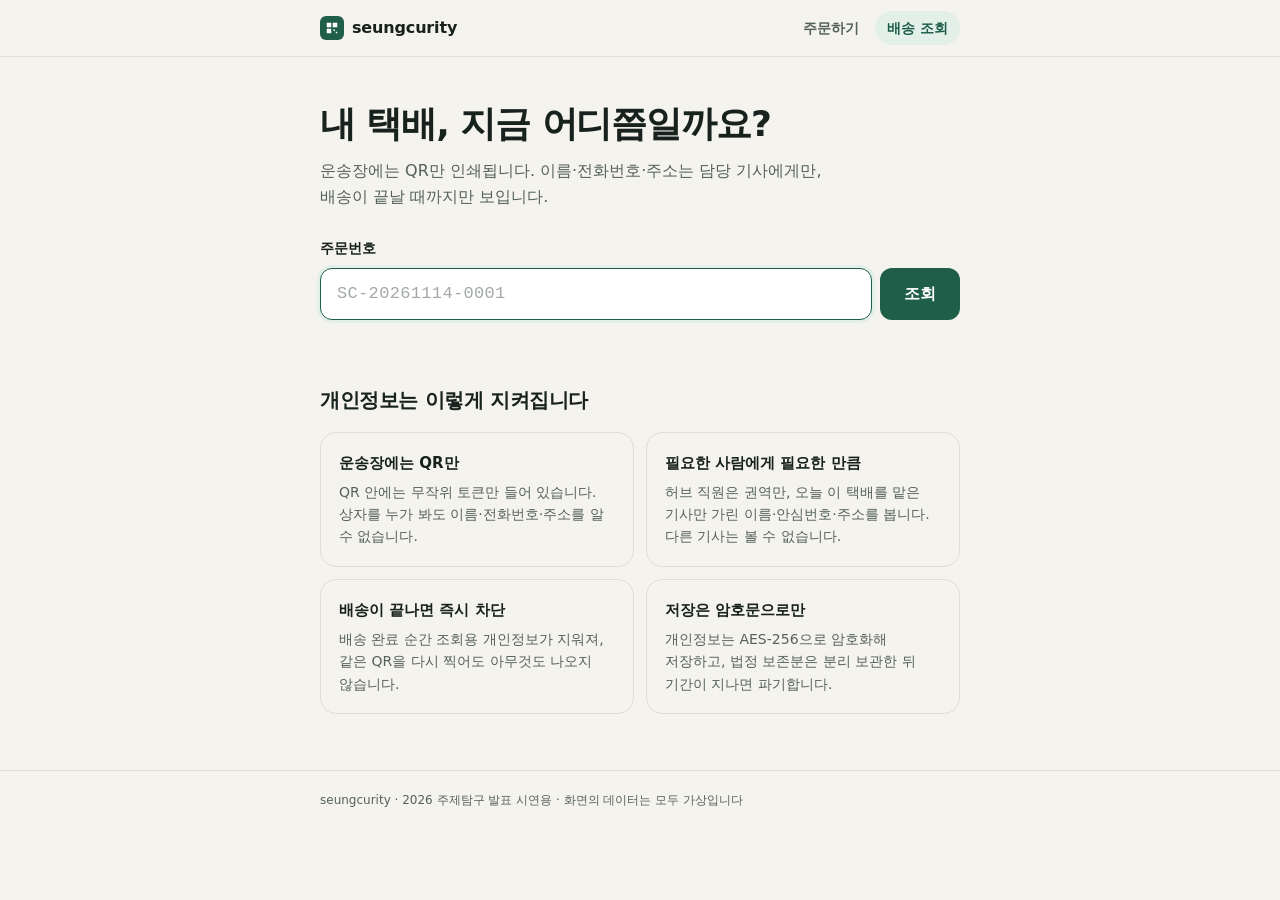
<file: web/index.html>
<!doctype html>
<html lang="ko">
<head>
<meta charset="utf-8">
<meta name="viewport" content="width=device-width, initial-scale=1">
<title>배송 조회 · seungcurity 안심 운송장</title>
<meta name="description" content="주문번호로 배송 상태와 내 개인정보가 어떻게 보호되고 있는지 확인합니다.">
<link rel="icon" href="data:image/svg+xml,%3Csvg xmlns='http://www.w3.org/2000/svg' viewBox='0 0 32 32'%3E%3Crect width='32' height='32' rx='8' fill='%231f5f4a'/%3E%3Cpath d='M9 9h6v6H9zM17 9h6v6h-6zM9 17h6v6H9zM18 18h2v2h-2zM21 21h2v2h-2z' fill='%23fff'/%3E%3C/svg%3E">
<link rel="stylesheet" href="style.css">
</head>
<body>
<header class="top">
  <div class="wrap top-in">
    <a class="brand" href="./">
      <svg class="brand-mark" viewBox="0 0 32 32" aria-hidden="true">
        <rect width="32" height="32" rx="8"/>
        <path d="M9 9h6v6H9zM17 9h6v6h-6zM9 17h6v6H9zM18 18h2v2h-2zM21 21h2v2h-2z"/>
      </svg>
      <span>seungcurity</span>
    </a>
    <nav class="nav" aria-label="메뉴">
      <a href="order.html">주문하기</a>
      <a href="./" aria-current="page">배송 조회</a>
    </nav>
  </div>
</header>

<main class="wrap">
  <section class="hero">
    <h1>내 택배, 지금 어디쯤일까요?</h1>
    <p class="lead">운송장에는 QR만 인쇄됩니다. 이름·전화번호·주소는 담당 기사에게만, 배송이 끝날 때까지만 보입니다.</p>

    <form id="search" class="search" autocomplete="off" novalidate>
      <label for="order-no">주문번호</label>
      <div class="search-row">
        <input id="order-no" name="order_no" type="text" inputmode="text" maxlength="20"
               placeholder="SC-20261114-0001" spellcheck="false" autocapitalize="characters" required>
        <button type="submit" id="submit">조회</button>
      </div>
      <p id="form-msg" class="form-msg" role="alert" hidden></p>
    </form>
  </section>

  <section id="result" class="result" hidden aria-live="polite">
    <div class="card">
      <div class="card-head">
        <div>
          <div class="eyebrow">주문번호</div>
          <div id="r-order-no" class="order-no"></div>
        </div>
        <span id="r-badge" class="badge"></span>
      </div>

      <ol id="steps" class="steps" aria-label="배송 단계">
        <li data-step="READY"><span class="dot"></span><span class="step-name">발송 준비</span></li>
        <li data-step="AT_HUB"><span class="dot"></span><span class="step-name">허브 도착</span></li>
        <li data-step="OUT_FOR_DELIVERY"><span class="dot"></span><span class="step-name">배송 중</span></li>
        <li data-step="DELIVERED"><span class="dot"></span><span class="step-name">배송 완료</span></li>
      </ol>

      <p id="r-desc" class="desc"></p>
      <p id="r-delivered" class="delivered" hidden>완료 시각 <time id="r-delivered-at"></time></p>
    </div>

    <div id="pii" class="card pii">
      <div class="pii-icon" aria-hidden="true">
        <svg id="pii-icon-open" viewBox="0 0 24 24"><path d="M12 3 4.5 6v5.5c0 4.4 3.1 8.2 7.5 9.5 4.4-1.3 7.5-5.1 7.5-9.5V6L12 3Z"/><path class="stroke" d="m8.8 12 2.3 2.3 4.2-4.5"/></svg>
        <svg id="pii-icon-locked" viewBox="0 0 24 24" hidden><rect x="5" y="10.5" width="14" height="10" rx="2.5"/><path class="stroke" d="M8.5 10.5V8a3.5 3.5 0 0 1 7 0v2.5"/></svg>
      </div>
      <div>
        <div class="eyebrow">내 개인정보</div>
        <h2 id="pii-title"></h2>
        <p id="pii-detail" class="pii-detail"></p>
      </div>
    </div>

    <p class="live"><span class="live-dot" id="live-dot"></span><span id="live-text"></span></p>
  </section>

  <section class="how">
    <h2>개인정보는 이렇게 지켜집니다</h2>
    <ul class="how-grid">
      <li>
        <h3>운송장에는 QR만</h3>
        <p>QR 안에는 무작위 토큰만 들어 있습니다. 상자를 누가 봐도 이름·전화번호·주소를 알 수 없습니다.</p>
      </li>
      <li>
        <h3>필요한 사람에게 필요한 만큼</h3>
        <p>허브 직원은 권역만, 오늘 이 택배를 맡은 기사만 가린 이름·안심번호·주소를 봅니다. 다른 기사는 볼 수 없습니다.</p>
      </li>
      <li>
        <h3>배송이 끝나면 즉시 차단</h3>
        <p>배송 완료 순간 조회용 개인정보가 지워져, 같은 QR을 다시 찍어도 아무것도 나오지 않습니다.</p>
      </li>
      <li>
        <h3>저장은 암호문으로만</h3>
        <p>개인정보는 AES-256으로 암호화해 저장하고, 법정 보존분은 분리 보관한 뒤 기간이 지나면 파기합니다.</p>
      </li>
    </ul>
  </section>
</main>

<footer class="foot">
  <div class="wrap">seungcurity · 2026 주제탐구 발표 시연용 · 화면의 데이터는 모두 가상입니다</div>
</footer>

<script src="app.js"></script>
</body>
</html>
</file>
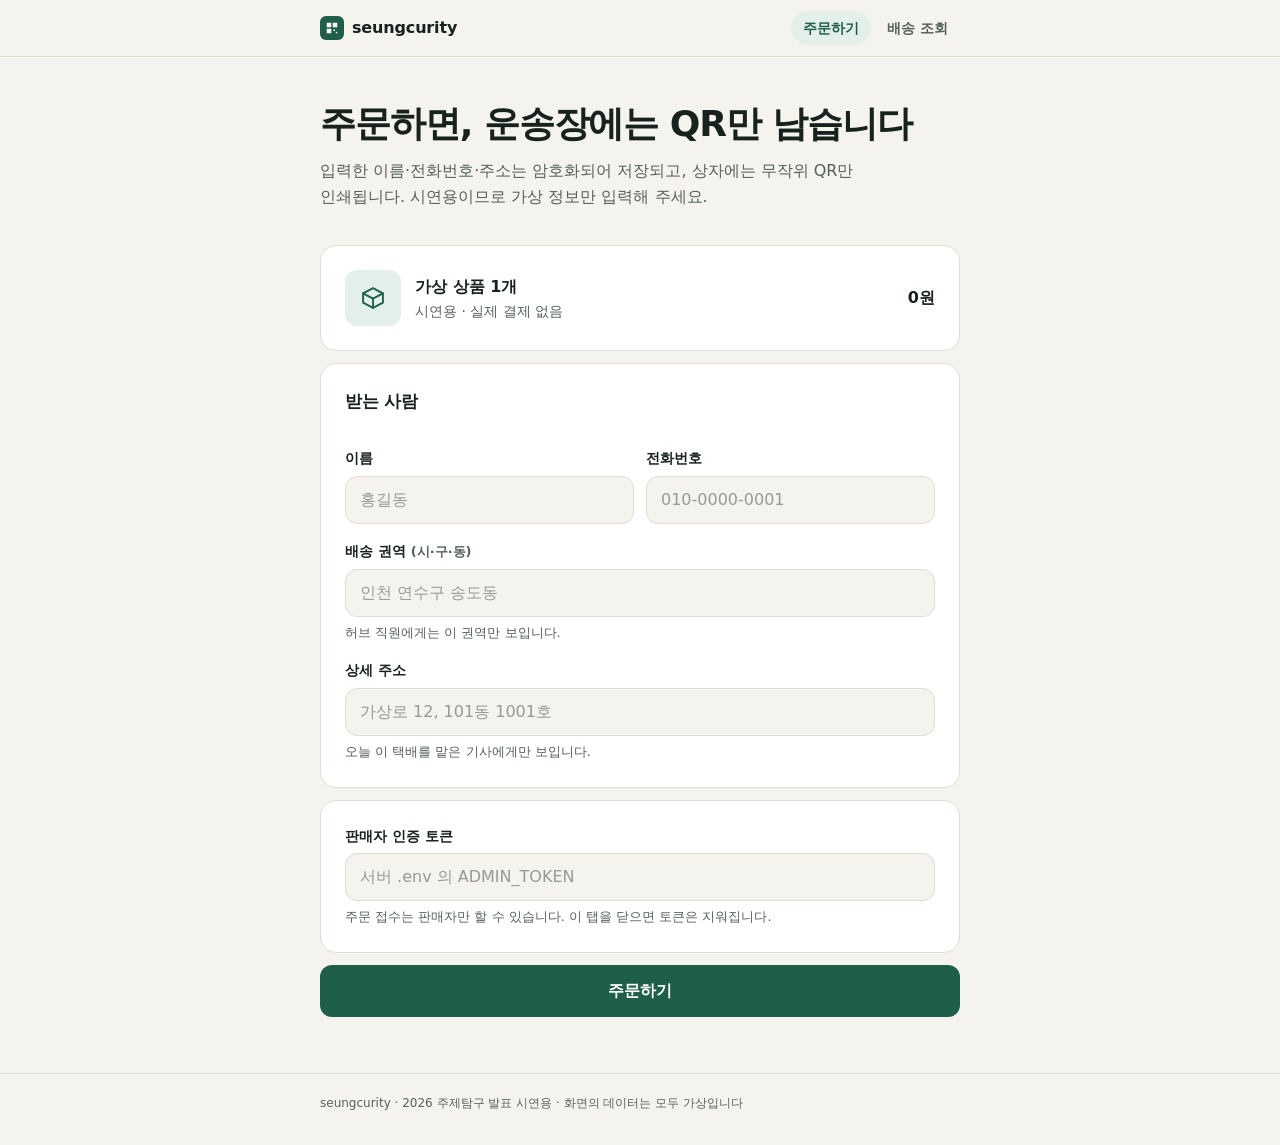
<file: web/order.html>
<!doctype html>
<html lang="ko">
<head>
<meta charset="utf-8">
<meta name="viewport" content="width=device-width, initial-scale=1">
<title>주문하기 · seungcurity 안심 운송장</title>
<meta name="description" content="주문을 접수하면 개인정보 대신 QR만 인쇄된 안심 운송장이 만들어집니다.">
<link rel="icon" href="data:image/svg+xml,%3Csvg xmlns='http://www.w3.org/2000/svg' viewBox='0 0 32 32'%3E%3Crect width='32' height='32' rx='8' fill='%231f5f4a'/%3E%3Cpath d='M9 9h6v6H9zM17 9h6v6h-6zM9 17h6v6H9zM18 18h2v2h-2zM21 21h2v2h-2z' fill='%23fff'/%3E%3C/svg%3E">
<link rel="stylesheet" href="style.css">
</head>
<body>
<header class="top">
  <div class="wrap top-in">
    <a class="brand" href="./">
      <svg class="brand-mark" viewBox="0 0 32 32" aria-hidden="true">
        <rect width="32" height="32" rx="8"/>
        <path d="M9 9h6v6H9zM17 9h6v6h-6zM9 17h6v6H9zM18 18h2v2h-2zM21 21h2v2h-2z"/>
      </svg>
      <span>seungcurity</span>
    </a>
    <nav class="nav" aria-label="메뉴">
      <a href="order.html" aria-current="page">주문하기</a>
      <a href="./">배송 조회</a>
    </nav>
  </div>
</header>

<main class="wrap">
  <section class="hero">
    <h1>주문하면, 운송장에는 QR만 남습니다</h1>
    <p class="lead">입력한 이름·전화번호·주소는 암호화되어 저장되고, 상자에는 무작위 QR만 인쇄됩니다. 시연용이므로 가상 정보만 입력해 주세요.</p>
  </section>

  <!-- 주문서 -->
  <form id="order" class="order-form" autocomplete="off" novalidate>
    <div class="card item">
      <div class="item-thumb" aria-hidden="true">
        <svg viewBox="0 0 24 24"><path d="M3.5 8 12 3.5 20.5 8v8L12 20.5 3.5 16V8Z"/><path d="M3.5 8 12 12.5 20.5 8M12 12.5v8"/></svg>
      </div>
      <div>
        <div class="item-name">가상 상품 1개</div>
        <div class="item-sub">시연용 · 실제 결제 없음</div>
      </div>
      <div class="item-price">0원</div>
    </div>

    <div class="card">
      <fieldset class="fieldset">
        <legend>받는 사람</legend>
        <div class="field-row">
          <div class="field">
            <label for="f-name">이름</label>
            <input id="f-name" name="name" type="text" maxlength="50" placeholder="홍길동" required>
          </div>
          <div class="field">
            <label for="f-phone">전화번호</label>
            <input id="f-phone" name="phone" type="tel" inputmode="tel" maxlength="30" placeholder="010-0000-0001" required>
          </div>
        </div>
        <div class="field">
          <label for="f-region">배송 권역 <span class="hint">(시·구·동)</span></label>
          <input id="f-region" name="region" type="text" maxlength="50" placeholder="인천 연수구 송도동" list="regions" required>
          <datalist id="regions">
            <option value="인천 연수구 송도동">
            <option value="인천 연수구 동춘동">
            <option value="인천 연수구 옥련동">
          </datalist>
          <span class="hint">허브 직원에게는 이 권역만 보입니다.</span>
        </div>
        <div class="field">
          <label for="f-address">상세 주소</label>
          <input id="f-address" name="address" type="text" maxlength="200" placeholder="가상로 12, 101동 1001호" required>
          <span class="hint">오늘 이 택배를 맡은 기사에게만 보입니다.</span>
        </div>
      </fieldset>
    </div>

    <div class="card">
      <div class="field">
        <label for="f-token">판매자 인증 토큰</label>
        <input id="f-token" name="token" type="password" maxlength="200" placeholder="서버 .env 의 ADMIN_TOKEN" autocomplete="off" required>
        <span class="hint">주문 접수는 판매자만 할 수 있습니다. 이 탭을 닫으면 토큰은 지워집니다.</span>
      </div>
    </div>

    <p id="order-msg" class="form-msg" role="alert" hidden></p>
    <button type="submit" id="order-submit" class="btn block">주문하기</button>
  </form>

  <!-- 주문 완료 -->
  <section id="done" class="result" hidden aria-live="polite">
    <div class="card">
      <span class="badge done">주문 접수 완료</span>
      <h2 class="done-title">안심 운송장이 만들어졌습니다</h2>
      <div class="done-no">
        <div class="eyebrow">주문번호</div>
        <div id="d-order-no" class="order-no"></div>
      </div>

      <div class="done-label">
        <img id="d-qr" alt="운송장에 인쇄되는 QR 코드" width="132" height="132">
        <div>
          <p><strong>상자에는 이 QR만 인쇄됩니다.</strong></p>
          <p class="note">QR 안에는 무작위 토큰만 들어 있어, 찍어도 권한이 없으면 아무것도 볼 수 없습니다. 방금 입력한 개인정보는 이 화면에서 지워졌습니다.</p>
        </div>
      </div>

      <div class="actions">
        <a id="d-track" class="btn" href="./">배송 조회</a>
        <a id="d-label" class="btn ghost" href="#" target="_blank" rel="noopener">운송장 보기</a>
        <button id="d-again" type="button" class="btn ghost">새 주문</button>
      </div>
    </div>
  </section>
</main>

<footer class="foot">
  <div class="wrap">seungcurity · 2026 주제탐구 발표 시연용 · 화면의 데이터는 모두 가상입니다</div>
</footer>

<script src="order.js"></script>
</body>
</html>
</file>
<file: web/style.css>
/* seungcurity 주문자 확인 웹 — 외부 글꼴·라이브러리 없음(터널·오프라인 시연에서도 그대로 보인다) */

:root {
  --bg: #f5f3ee;
  --surface: #ffffff;
  --ink: #17211d;
  --ink-2: #55615b;
  --line: #e1ddd3;
  --brand: #1f5f4a;
  --brand-ink: #ffffff;
  --brand-soft: #e3efe9;
  --lock: #2b3340;
  --lock-soft: #e6e8ec;
  --warn: #a4372b;
  --warn-soft: #f7e6e3;
  --radius: 16px;
  --font: "Pretendard", "Apple SD Gothic Neo", "Malgun Gothic", "Noto Sans KR", system-ui, sans-serif;
  --mono: "SFMono-Regular", Consolas, "Liberation Mono", monospace;
}

@media (prefers-color-scheme: dark) {
  :root {
    --bg: #121614;
    --surface: #1b211e;
    --ink: #edf1ee;
    --ink-2: #a3aea8;
    --line: #2d3531;
    --brand: #5fc29d;
    --brand-ink: #0d1a15;
    --brand-soft: #1f3229;
    --lock: #c9d0db;
    --lock-soft: #2a3038;
    --warn: #f0958a;
    --warn-soft: #3a2320;
  }
}

* { box-sizing: border-box; }

body {
  margin: 0;
  background: var(--bg);
  color: var(--ink);
  font-family: var(--font);
  font-size: 16px;
  line-height: 1.6;
  word-break: keep-all;
  -webkit-text-size-adjust: 100%;
}

.wrap { width: 100%; max-width: 680px; margin: 0 auto; padding: 0 20px; }

h1, h2, h3, p { margin: 0; }
[hidden] { display: none !important; }

/* ---- 머리 ---- */
.top { border-bottom: 1px solid var(--line); }
.top-in { display: flex; align-items: center; justify-content: space-between; height: 56px; }
.brand { display: inline-flex; align-items: center; gap: 8px; color: var(--ink); font-weight: 700; text-decoration: none; letter-spacing: -0.01em; }
.brand-mark { width: 24px; height: 24px; }
.brand-mark rect { fill: var(--brand); }
.brand-mark path { fill: var(--brand-ink); }
.nav { display: flex; gap: 4px; }
.nav a { padding: 6px 12px; border-radius: 999px; color: var(--ink-2); font-size: 14px; font-weight: 600; text-decoration: none; }
.nav a:hover { color: var(--ink); }
.nav a[aria-current="page"] { background: var(--brand-soft); color: var(--brand); }

/* ---- 조회 ---- */
.hero { padding: 44px 0 8px; }
.hero h1 { font-size: clamp(26px, 6.5vw, 36px); line-height: 1.25; letter-spacing: -0.03em; text-wrap: balance; }
.lead { margin-top: 12px; color: var(--ink-2); max-width: 34em; }

.search { margin-top: 28px; }
.search label { display: block; margin-bottom: 8px; font-size: 14px; font-weight: 600; }
.search-row { display: flex; gap: 8px; }
.search input {
  flex: 1; min-width: 0; height: 52px; padding: 0 16px;
  border: 1.5px solid var(--line); border-radius: 12px;
  background: var(--surface); color: var(--ink);
  font-family: var(--mono); font-size: 17px; letter-spacing: 0.02em;
}
.search input::placeholder { color: var(--ink-2); opacity: 0.55; }
.search input:focus-visible { outline: none; border-color: var(--brand); box-shadow: 0 0 0 3px var(--brand-soft); }
.search button {
  height: 52px; padding: 0 24px; border: 0; border-radius: 12px;
  background: var(--brand); color: var(--brand-ink);
  font: inherit; font-weight: 700; cursor: pointer; white-space: nowrap;
}
.search button:hover { filter: brightness(1.08); }
.search button:focus-visible { outline: 3px solid var(--brand-soft); outline-offset: 2px; }
.search button:disabled { opacity: 0.6; cursor: progress; }
.form-msg { margin-top: 12px; padding: 10px 14px; border-radius: 10px; background: var(--warn-soft); color: var(--warn); font-size: 14px; }

/* ---- 결과 ---- */
.result { margin-top: 28px; display: grid; gap: 12px; }
.card { background: var(--surface); border: 1px solid var(--line); border-radius: var(--radius); padding: 24px; }
.card-head { display: flex; align-items: flex-start; justify-content: space-between; gap: 12px; }
.eyebrow { color: var(--ink-2); font-size: 12px; font-weight: 600; letter-spacing: 0.04em; }
.order-no { margin-top: 2px; font-family: var(--mono); font-size: 19px; font-weight: 700; overflow-wrap: anywhere; }
.badge { flex: none; padding: 5px 12px; border-radius: 999px; background: var(--brand-soft); color: var(--brand); font-size: 13px; font-weight: 700; }
.badge.done { background: var(--brand); color: var(--brand-ink); }

/* 단계 표시: 점 4개 + 사이를 잇는 선 */
.steps { list-style: none; display: grid; grid-template-columns: repeat(4, 1fr); margin: 28px 0 0; padding: 0; }
.steps li { position: relative; display: flex; flex-direction: column; align-items: center; gap: 10px; color: var(--ink-2); font-size: 13px; text-align: center; }
.steps li::before {
  content: ""; position: absolute; top: 8px; right: 50%; width: 100%; height: 2px;
  background: var(--line);
}
.steps li:first-child::before { display: none; }
.dot { position: relative; z-index: 1; width: 18px; height: 18px; border-radius: 50%; background: var(--surface); border: 2px solid var(--line); }
.steps li.done::before, .steps li.now::before { background: var(--brand); }
.steps li.done .dot { background: var(--brand); border-color: var(--brand); }
.steps li.now .dot { background: var(--brand); border-color: var(--brand); box-shadow: 0 0 0 5px var(--brand-soft); }
.steps li.done, .steps li.now { color: var(--ink); }
.steps li.now .step-name { font-weight: 700; }

.desc { margin-top: 24px; }
.delivered { margin-top: 6px; color: var(--ink-2); font-size: 14px; font-variant-numeric: tabular-nums; }

/* 개인정보 상태 카드 */
.pii { display: grid; grid-template-columns: auto 1fr; gap: 16px; align-items: start; border-color: var(--brand); background: var(--brand-soft); }
.pii-icon { width: 44px; height: 44px; border-radius: 12px; display: grid; place-items: center; background: var(--brand); }
.pii-icon svg { width: 24px; height: 24px; fill: none; stroke: var(--brand-ink); stroke-width: 1.8; stroke-linecap: round; stroke-linejoin: round; }
.pii h2 { margin-top: 2px; font-size: 19px; letter-spacing: -0.02em; }
.pii p { margin-top: 4px; }
.pii-detail { color: var(--ink-2); font-size: 14px; }
.pii.locked { border-color: var(--lock); background: var(--lock-soft); }
.pii.locked .pii-icon { background: var(--lock); }
.pii.locked .pii-icon svg { stroke: var(--surface); }

.live { display: flex; align-items: center; gap: 8px; color: var(--ink-2); font-size: 13px; padding: 0 4px; }
.live-dot { width: 8px; height: 8px; border-radius: 50%; background: var(--ink-2); }
.live-dot.on { background: var(--brand); animation: pulse 1.6s ease-in-out infinite; }
.live-dot.err { background: var(--warn); }
@keyframes pulse { 50% { opacity: 0.3; } }

/* ---- 주문하기 ---- */
.order-form { margin-top: 28px; display: grid; gap: 12px; }
.fieldset { margin: 0; border: 0; padding: 0; min-width: 0; display: grid; gap: 16px; }
.fieldset legend { padding: 0; margin-bottom: 16px; font-size: 17px; font-weight: 700; letter-spacing: -0.02em; float: left; width: 100%; }
.field { display: grid; gap: 6px; min-width: 0; }
.field label { font-size: 14px; font-weight: 600; }
.field .hint { color: var(--ink-2); font-size: 13px; }
.field input {
  width: 100%; height: 48px; padding: 0 14px;
  border: 1.5px solid var(--line); border-radius: 12px;
  background: var(--bg); color: var(--ink); font: inherit;
}
.field input::placeholder { color: var(--ink-2); opacity: 0.6; }
.field input:focus-visible { outline: none; border-color: var(--brand); box-shadow: 0 0 0 3px var(--brand-soft); }
.field input[aria-invalid="true"] { border-color: var(--warn); }
.field-row { display: grid; grid-template-columns: 1fr 1fr; gap: 12px; }
.item { display: flex; align-items: center; gap: 14px; }
.item-thumb { flex: none; width: 56px; height: 56px; border-radius: 12px; background: var(--brand-soft); display: grid; place-items: center; }
.item-thumb svg { width: 28px; height: 28px; fill: none; stroke: var(--brand); stroke-width: 1.6; stroke-linejoin: round; stroke-linecap: round; }
.item-name { font-weight: 700; }
.item-sub { color: var(--ink-2); font-size: 14px; }
.item-price { margin-left: auto; font-weight: 700; font-variant-numeric: tabular-nums; white-space: nowrap; }
.btn {
  display: inline-flex; align-items: center; justify-content: center;
  height: 52px; padding: 0 24px; border: 0; border-radius: 12px;
  background: var(--brand); color: var(--brand-ink);
  font: inherit; font-weight: 700; text-decoration: none; cursor: pointer;
}
.btn:hover { filter: brightness(1.08); }
.btn:focus-visible { outline: 3px solid var(--brand-soft); outline-offset: 2px; }
.btn:disabled { opacity: 0.6; cursor: progress; }
.btn.ghost { background: transparent; color: var(--ink); border: 1.5px solid var(--line); }
.btn.block { width: 100%; }
.actions { display: flex; flex-wrap: wrap; gap: 8px; margin-top: 20px; }
.note { color: var(--ink-2); font-size: 13px; }
.done-no { margin-top: 16px; }
.done-title { margin-top: 12px; font-size: 22px; letter-spacing: -0.02em; }
.done-label { display: grid; grid-template-columns: auto 1fr; gap: 20px; align-items: center; margin-top: 20px; padding-top: 20px; border-top: 1px dashed var(--line); }
.done-label img { width: 132px; height: 132px; border-radius: 8px; background: #fff; padding: 6px; image-rendering: pixelated; }
.done-label p + p { margin-top: 6px; }

/* ---- 설명 ---- */
.how { margin-top: 56px; }
.how > h2 { font-size: 20px; letter-spacing: -0.02em; }
.how-grid { list-style: none; margin: 16px 0 0; padding: 0; display: grid; grid-template-columns: repeat(2, 1fr); gap: 12px; }
.how-grid li { padding: 18px; border: 1px solid var(--line); border-radius: var(--radius); }
.how-grid h3 { font-size: 15px; }
.how-grid p { margin-top: 6px; color: var(--ink-2); font-size: 14px; }

.foot { margin-top: 56px; padding: 20px 0 32px; border-top: 1px solid var(--line); color: var(--ink-2); font-size: 12px; }

@media (max-width: 520px) {
  .hero { padding-top: 32px; }
  .card { padding: 20px 16px; }
  .how-grid { grid-template-columns: 1fr; }
  .field-row { grid-template-columns: 1fr; }
  .done-label { grid-template-columns: 1fr; }
  .nav a { padding: 6px 10px; }
  .steps li { font-size: 12px; }
}

@media (prefers-reduced-motion: reduce) {
  .live-dot.on { animation: none; }
}
</file>
